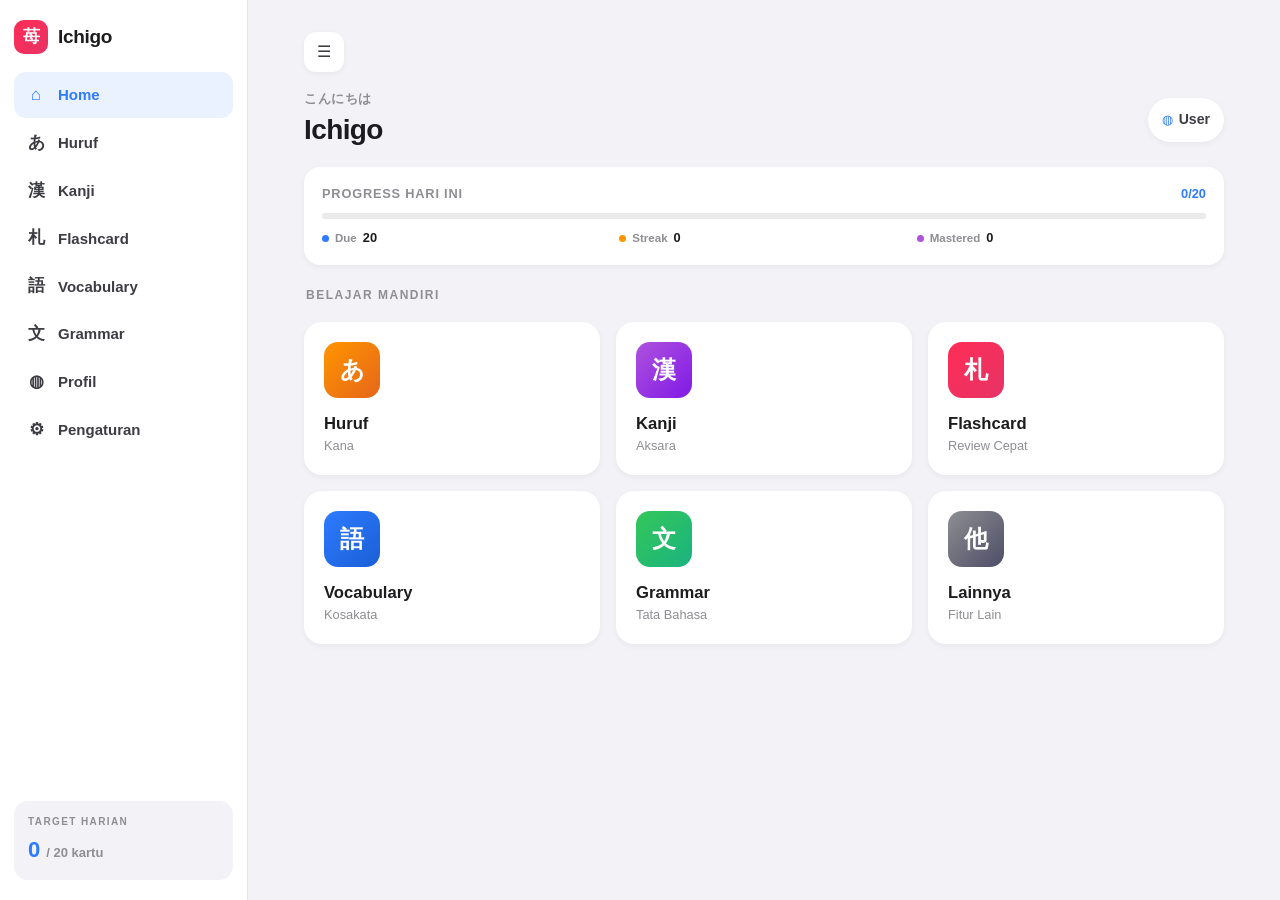
<file: web/index.html>
<!DOCTYPE html>
<html lang="id" data-theme="light">
<head>
    <meta charset="UTF-8">
    <meta name="viewport" content="width=device-width, initial-scale=1.0, viewport-fit=cover">
    <meta name="description" content="Ichigo — aplikasi belajar bahasa Jepang JLPT (Kanji, Kosakata, Tata Bahasa, Hiragana) dengan flashcard FSRS.">
    <meta name="theme-color" content="#2E7BFF">
    <title>Ichigo — Belajar Bahasa Jepang</title>
    <link rel="icon" href="data:image/svg+xml,%3Csvg xmlns='http://www.w3.org/2000/svg' viewBox='0 0 100 100'%3E%3Ctext y='.9em' font-size='90'%3Eあ%3C/text%3E%3C/svg%3E">
    <link rel="stylesheet" href="css/styles.css">
</head>
<body>
    <div class="shell" id="shell">
        <aside class="sidebar" id="sidebar" aria-label="Navigasi samping">
            <div class="side-head">
                <span class="logo-mark">苺</span>
                <span class="logo-name">Ichigo</span>
            </div>
            <nav class="side-nav" id="sideNav"></nav>
            <div class="side-target" id="sideTarget"></div>
        </aside>

        <main class="app-main">
            <div class="topbar" id="topbar"></div>
            <div id="content" aria-live="polite"><div class="loading">Memuat…</div></div>
            <div class="bottom-space"></div>
        </main>
    </div>

    <nav class="tabbar" id="tabbar" aria-label="Navigasi utama"></nav>

    <script type="module" src="js/app.js"></script>
</body>
</html>
</file>
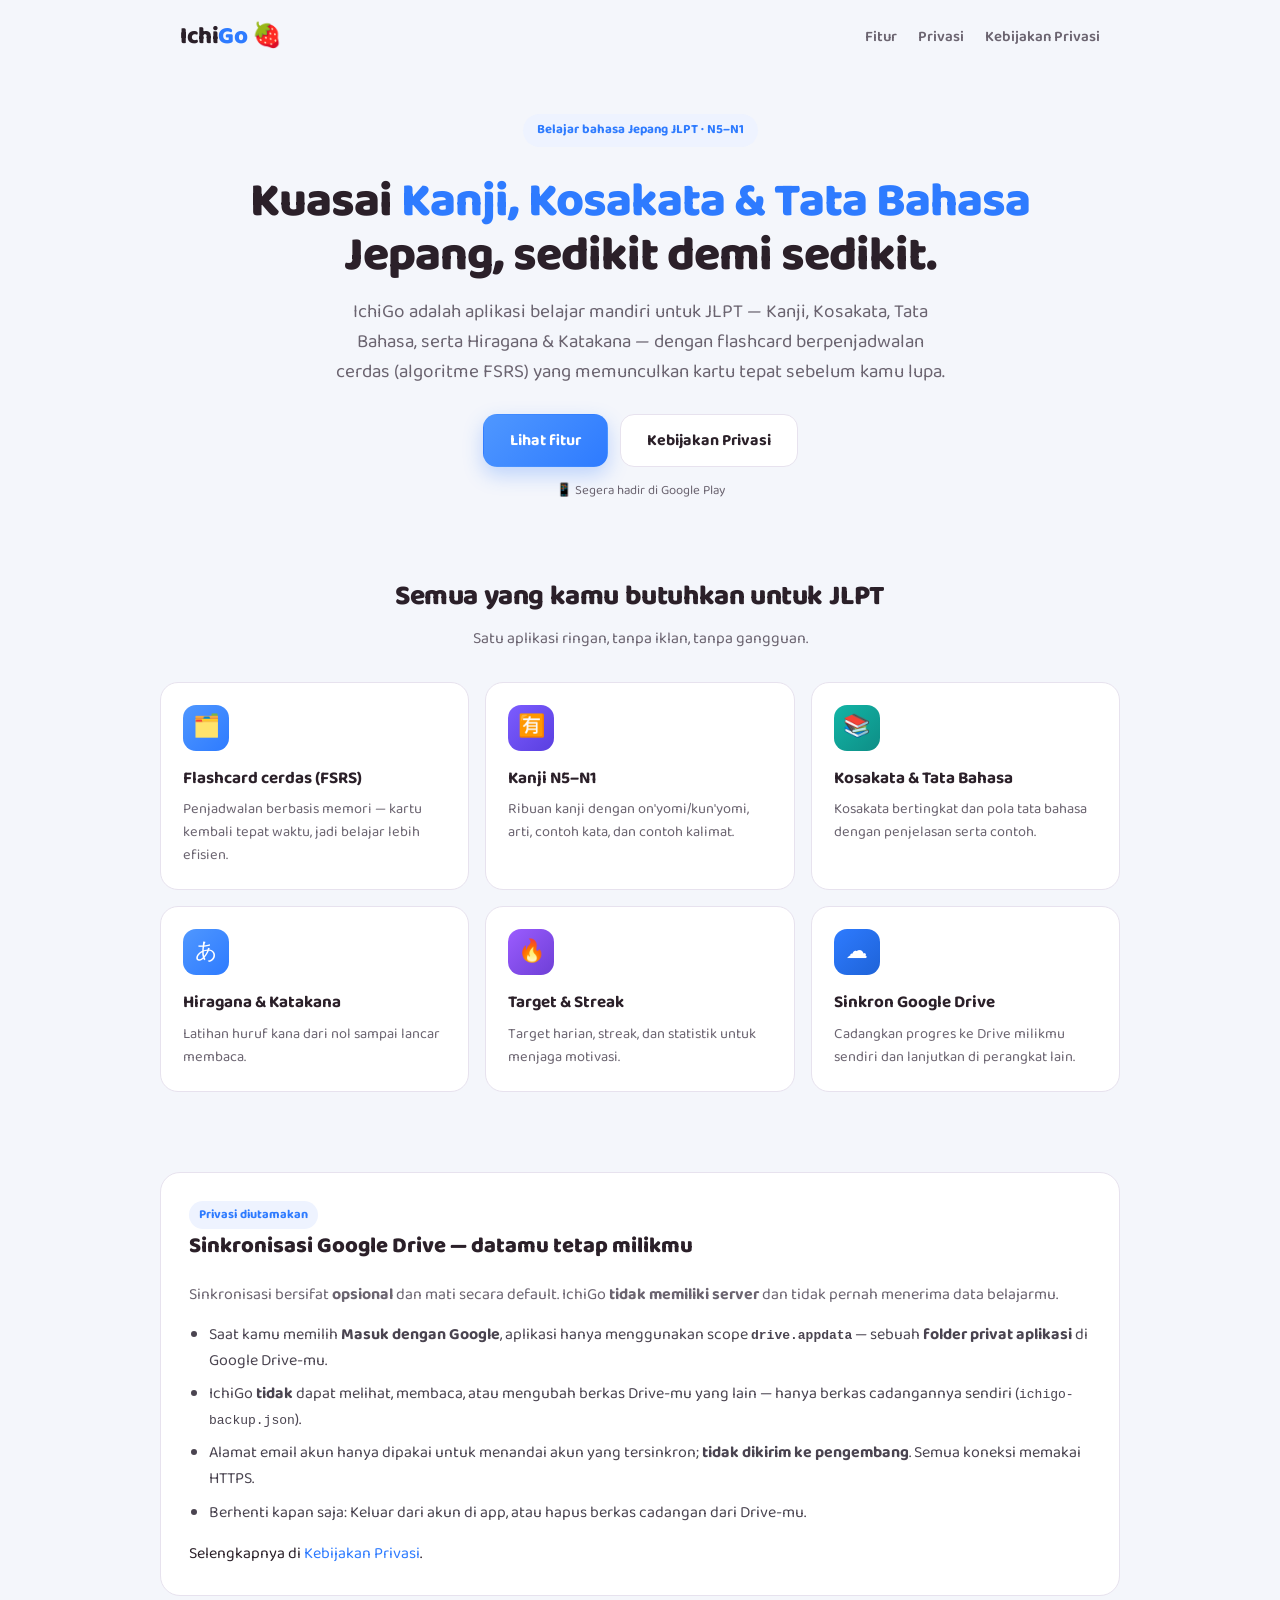
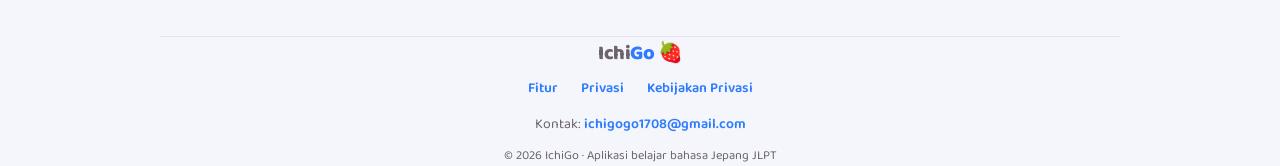
<file: web/home.html>
<!doctype html>
<html lang="id">
<head>
  <meta charset="utf-8" />
  <meta name="viewport" content="width=device-width, initial-scale=1" />
  <meta name="theme-color" content="#2E7BFF" />
  <title>IchiGo — Belajar bahasa Jepang JLPT</title>
  <meta name="description" content="IchiGo adalah aplikasi belajar bahasa Jepang JLPT (Kanji, Kosakata, Tata Bahasa, Hiragana & Katakana) dengan flashcard berpenjadwalan cerdas FSRS. Progres bisa disinkronkan ke Google Drive milikmu sendiri." />
  <link rel="preconnect" href="https://fonts.googleapis.com" />
  <link rel="preconnect" href="https://fonts.gstatic.com" crossorigin />
  <link href="https://fonts.googleapis.com/css2?family=Baloo+2:wght@500;600;700;800&display=swap" rel="stylesheet" />
  <style>
    :root {
      --ink:#2B2029; --muted:#6b6470; --blue:#2E7BFF; --blue-light:#4F97FF;
      --card:#ffffff; --bg:#f4f6fb; --line:#e7e2ee; --chip:#eef3ff;
      --grad-a:#4F97FF; --grad-b:#2E7BFF; --grad-c:#7C5CFF; --grad-d:#12B5A6; --grad-e:#9B5CFF;
    }
    @media (prefers-color-scheme: dark) {
      :root {
        --ink:#EDEAF2; --muted:#a49db0; --blue:#4F97FF; --blue-light:#6aa8ff;
        --card:#1b2130; --bg:#12161f; --line:#28303f; --chip:#1c2740;
      }
    }
    * { box-sizing: border-box; }
    html { scroll-behavior: smooth; }
    body {
      margin:0; background:var(--bg); color:var(--ink);
      font-family:"Baloo 2", system-ui, -apple-system, "Segoe UI", Roboto, "Helvetica Neue", sans-serif;
      line-height:1.6; -webkit-font-smoothing:antialiased;
    }
    .wrap { max-width: 960px; margin:0 auto; padding: 0 20px; }
    a { color:var(--blue); text-decoration:none; }
    a:hover { text-decoration:underline; }

    /* Nav */
    nav {
      display:flex; align-items:center; justify-content:space-between;
      max-width:960px; margin:0 auto; padding:18px 20px;
    }
    .brand { font-size:24px; font-weight:800; letter-spacing:-.5px; }
    .brand span { color:var(--blue); }
    .brand .berry { font-weight:400; }
    .nav-links a { color:var(--muted); font-weight:600; font-size:15px; margin-left:18px; }
    .nav-links a:hover { color:var(--ink); text-decoration:none; }

    /* Hero */
    .hero { text-align:center; padding: 40px 0 20px; }
    .hero .badge {
      display:inline-block; background:var(--chip); color:var(--blue);
      font-weight:700; font-size:13px; padding:6px 14px; border-radius:999px; margin-bottom:20px;
    }
    .hero h1 { font-size: clamp(30px, 6vw, 48px); line-height:1.12; margin:8px 0 14px; font-weight:800; letter-spacing:-1px; }
    .hero h1 .accent { color:var(--blue); }
    .hero p.lead { color:var(--muted); font-size: clamp(16px,2.4vw,19px); max-width:620px; margin: 0 auto 26px; }
    .cta { display:flex; gap:12px; justify-content:center; flex-wrap:wrap; }
    .btn {
      display:inline-block; font-weight:700; font-size:16px; padding:13px 26px; border-radius:14px;
      border:1.5px solid transparent;
    }
    .btn-primary { background:linear-gradient(135deg,var(--blue-light),var(--blue)); color:#fff; box-shadow:0 8px 20px rgba(46,123,255,.28); }
    .btn-primary:hover { text-decoration:none; filter:brightness(1.04); }
    .btn-ghost { background:var(--card); color:var(--ink); border-color:var(--line); }
    .btn-ghost:hover { text-decoration:none; border-color:var(--blue); }
    .soon { color:var(--muted); font-size:13px; margin-top:14px; }

    /* Sections */
    section.block { padding: 40px 0; }
    h2.title { font-size: clamp(22px,4vw,28px); font-weight:800; text-align:center; margin:0 0 6px; letter-spacing:-.4px; }
    p.subtitle { text-align:center; color:var(--muted); margin:0 auto 30px; max-width:560px; }

    /* Feature grid */
    .grid { display:grid; grid-template-columns:repeat(auto-fit,minmax(230px,1fr)); gap:16px; }
    .feature {
      background:var(--card); border:1px solid var(--line); border-radius:18px; padding:22px;
    }
    .feature .ico {
      width:46px; height:46px; border-radius:13px; display:flex; align-items:center; justify-content:center;
      font-size:22px; margin-bottom:14px; color:#fff;
    }
    .feature h3 { font-size:17px; margin:0 0 6px; font-weight:700; }
    .feature p { margin:0; color:var(--muted); font-size:14.5px; }

    /* Drive / privacy callout */
    .callout {
      background:var(--card); border:1px solid var(--line); border-radius:20px; padding:28px;
    }
    .callout h2 { margin-top:0; font-size:22px; font-weight:800; }
    .callout ul { margin:14px 0 0; padding-left:20px; }
    .callout li { margin:8px 0; color:#4a4450; }
    @media (prefers-color-scheme: dark) { .callout li { color:var(--ink); } }
    .callout .pill { display:inline-block; background:var(--chip); color:var(--blue); font-weight:700; font-size:12.5px; padding:4px 10px; border-radius:999px; }

    footer {
      border-top:1px solid var(--line); margin-top:30px; padding:26px 0 40px; text-align:center;
      color:var(--muted); font-size:14px;
    }
    footer a { font-weight:600; }
    footer .links { margin:8px 0 14px; }
    footer .links a { margin:0 10px; }
  </style>
</head>
<body>
  <nav>
    <div class="brand">Ichi<span>Go</span> <span class="berry">🍓</span></div>
    <div class="nav-links">
      <a href="#fitur">Fitur</a>
      <a href="#privasi">Privasi</a>
      <a href="privacy.html">Kebijakan Privasi</a>
    </div>
  </nav>

  <header class="hero wrap">
    <div class="badge">Belajar bahasa Jepang JLPT · N5–N1</div>
    <h1>Kuasai <span class="accent">Kanji, Kosakata &amp; Tata Bahasa</span><br />Jepang, sedikit demi sedikit.</h1>
    <p class="lead">
      IchiGo adalah aplikasi belajar mandiri untuk JLPT — Kanji, Kosakata, Tata Bahasa,
      serta Hiragana &amp; Katakana — dengan flashcard berpenjadwalan cerdas (algoritme FSRS)
      yang memunculkan kartu tepat sebelum kamu lupa.
    </p>
    <div class="cta">
      <a class="btn btn-primary" href="#fitur">Lihat fitur</a>
      <a class="btn btn-ghost" href="privacy.html">Kebijakan Privasi</a>
    </div>
    <p class="soon">📱 Segera hadir di Google Play</p>
  </header>

  <section class="block wrap" id="fitur">
    <h2 class="title">Semua yang kamu butuhkan untuk JLPT</h2>
    <p class="subtitle">Satu aplikasi ringan, tanpa iklan, tanpa gangguan.</p>
    <div class="grid">
      <div class="feature">
        <div class="ico" style="background:linear-gradient(135deg,var(--grad-a),var(--grad-b))">🗂️</div>
        <h3>Flashcard cerdas (FSRS)</h3>
        <p>Penjadwalan berbasis memori — kartu kembali tepat waktu, jadi belajar lebih efisien.</p>
      </div>
      <div class="feature">
        <div class="ico" style="background:linear-gradient(135deg,#7C5CFF,#5A3FE0)">🈶</div>
        <h3>Kanji N5–N1</h3>
        <p>Ribuan kanji dengan on'yomi/kun'yomi, arti, contoh kata, dan contoh kalimat.</p>
      </div>
      <div class="feature">
        <div class="ico" style="background:linear-gradient(135deg,#12B5A6,#0E8E86)">📚</div>
        <h3>Kosakata &amp; Tata Bahasa</h3>
        <p>Kosakata bertingkat dan pola tata bahasa dengan penjelasan serta contoh.</p>
      </div>
      <div class="feature">
        <div class="ico" style="background:linear-gradient(135deg,#4F97FF,#2E7BFF)">あ</div>
        <h3>Hiragana &amp; Katakana</h3>
        <p>Latihan huruf kana dari nol sampai lancar membaca.</p>
      </div>
      <div class="feature">
        <div class="ico" style="background:linear-gradient(135deg,#9B5CFF,#6E3FD6)">🔥</div>
        <h3>Target &amp; Streak</h3>
        <p>Target harian, streak, dan statistik untuk menjaga motivasi.</p>
      </div>
      <div class="feature">
        <div class="ico" style="background:linear-gradient(135deg,#2E7BFF,#1E63D8)">☁️</div>
        <h3>Sinkron Google Drive</h3>
        <p>Cadangkan progres ke Drive milikmu sendiri dan lanjutkan di perangkat lain.</p>
      </div>
    </div>
  </section>

  <section class="block wrap" id="privasi">
    <div class="callout">
      <span class="pill">Privasi diutamakan</span>
      <h2>Sinkronisasi Google Drive — datamu tetap milikmu</h2>
      <p style="color:var(--muted); margin:6px 0 0;">
        Sinkronisasi bersifat <strong>opsional</strong> dan mati secara default. IchiGo
        <strong>tidak memiliki server</strong> dan tidak pernah menerima data belajarmu.
      </p>
      <ul>
        <li>Saat kamu memilih <strong>Masuk dengan Google</strong>, aplikasi hanya menggunakan
          scope <strong><code>drive.appdata</code></strong> — sebuah <strong>folder privat aplikasi</strong>
          di Google Drive-mu.</li>
        <li>IchiGo <strong>tidak</strong> dapat melihat, membaca, atau mengubah berkas Drive-mu yang lain —
          hanya berkas cadangannya sendiri (<code>ichigo-backup.json</code>).</li>
        <li>Alamat email akun hanya dipakai untuk menandai akun yang tersinkron; <strong>tidak dikirim
          ke pengembang</strong>. Semua koneksi memakai HTTPS.</li>
        <li>Berhenti kapan saja: Keluar dari akun di app, atau hapus berkas cadangan dari Drive-mu.</li>
      </ul>
      <p style="margin:16px 0 0;">
        Selengkapnya di <a href="privacy.html">Kebijakan Privasi</a>.
      </p>
    </div>
  </section>

  <footer class="wrap">
    <div class="brand" style="font-size:20px;">Ichi<span>Go</span> 🍓</div>
    <div class="links">
      <a href="#fitur">Fitur</a>
      <a href="#privasi">Privasi</a>
      <a href="privacy.html">Kebijakan Privasi</a>
    </div>
    <div>Kontak: <a href="mailto:ichigogo1708@gmail.com">ichigogo1708@gmail.com</a></div>
    <div style="margin-top:10px; font-size:12.5px;">© 2026 IchiGo · Aplikasi belajar bahasa Jepang JLPT</div>
  </footer>
</body>
</html>
</file>
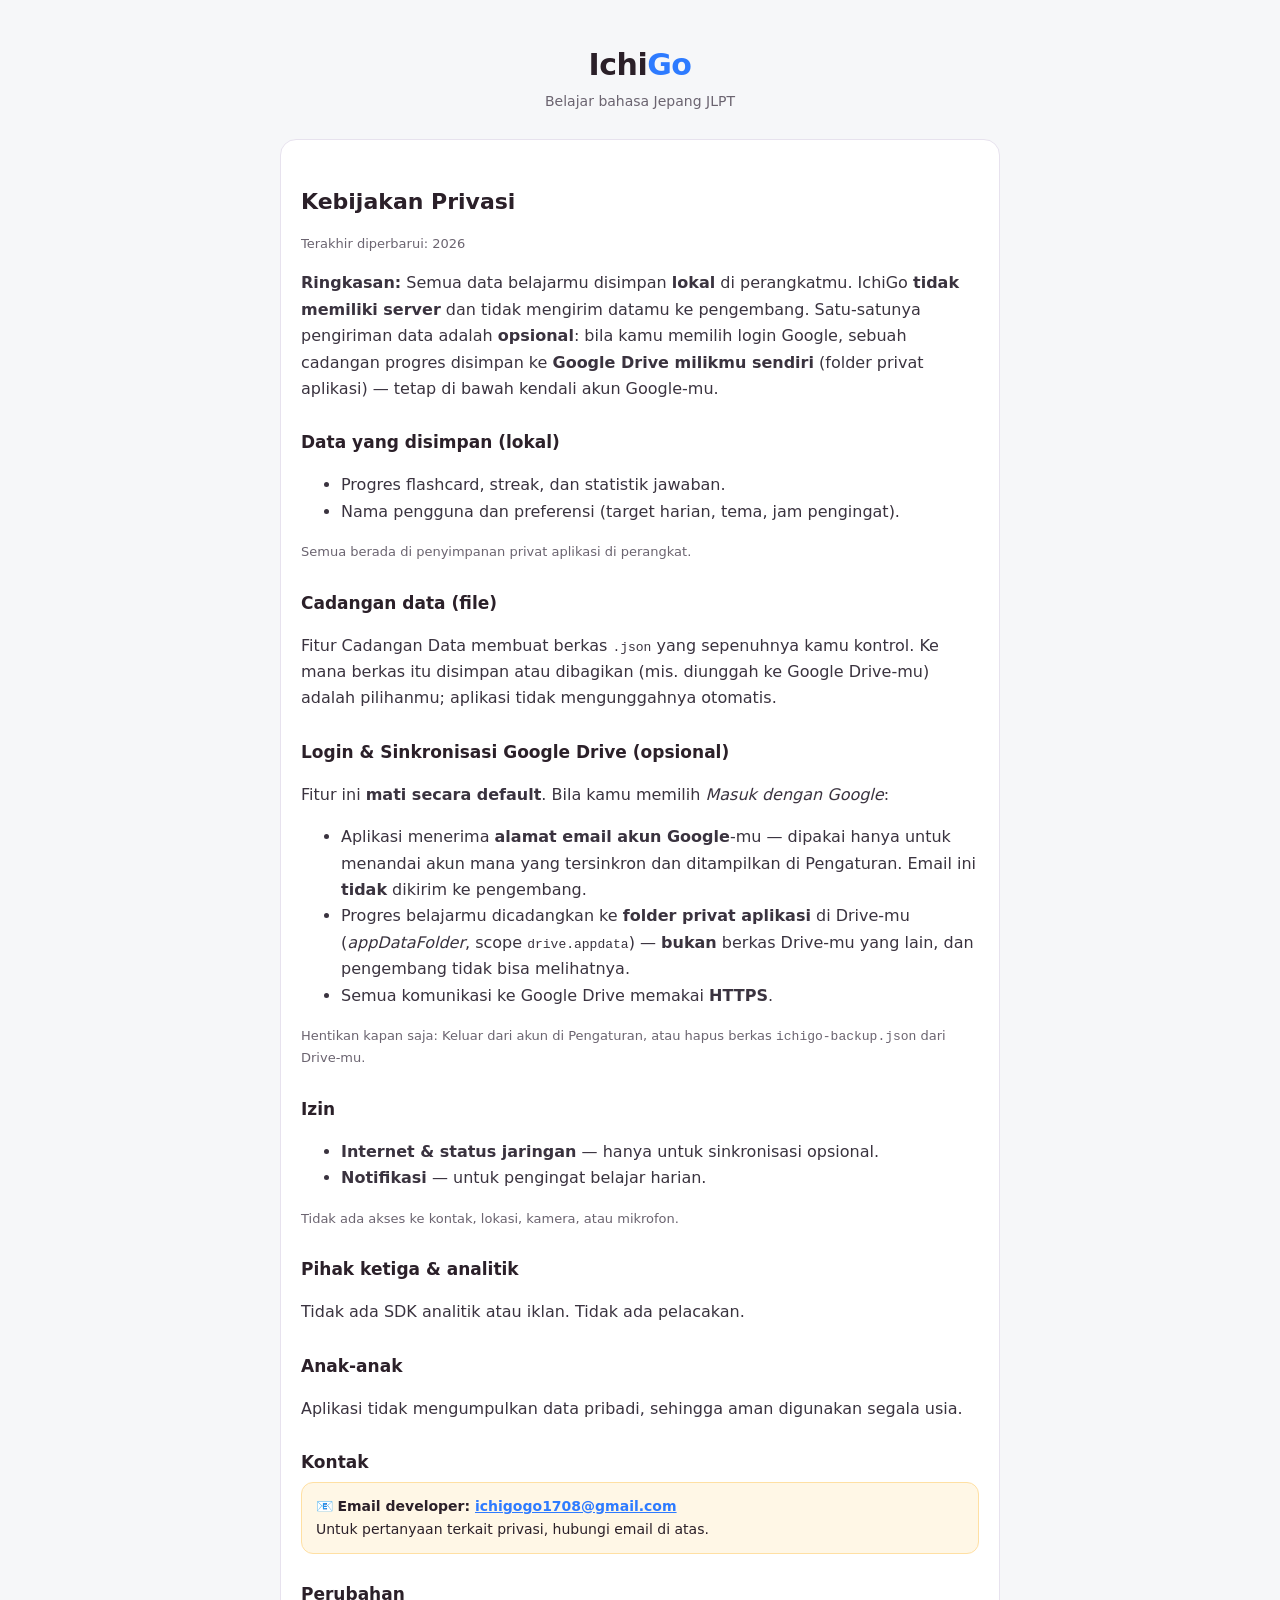
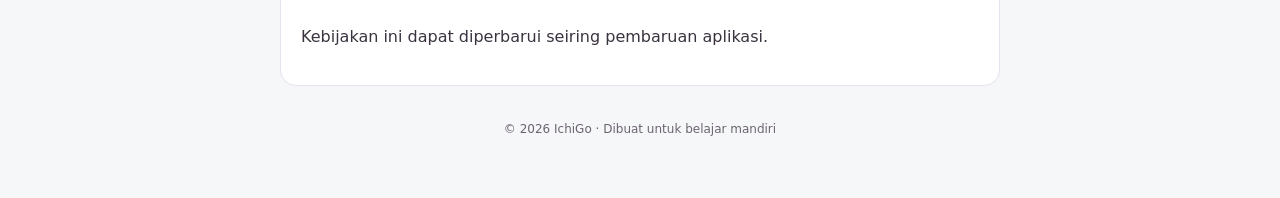
<file: web/privacy.html>
<!doctype html>
<html lang="id">
<head>
  <meta charset="utf-8" />
  <meta name="viewport" content="width=device-width, initial-scale=1" />
  <title>Kebijakan Privasi — IchiGo</title>
  <style>
    :root { --ink:#2B2029; --muted:#6b6470; --blue:#2E7BFF; --card:#fff; --bg:#f6f7f9; --line:#e7e2ee; }
    * { box-sizing: border-box; }
    body { margin:0; background:var(--bg); color:var(--ink);
      font-family: system-ui, -apple-system, "Segoe UI", Roboto, sans-serif; line-height:1.65; }
    .wrap { max-width: 760px; margin: 0 auto; padding: 28px 20px 60px; }
    header { text-align:center; padding: 12px 0 8px; }
    .logo { font-size: 30px; font-weight: 800; letter-spacing:-.5px; }
    .logo span { color: var(--blue); }
    .sub { color: var(--muted); font-size: 14px; }
    h1 { font-size: 22px; margin: 26px 0 6px; }
    h2 { font-size: 17px; margin: 26px 0 6px; }
    p, li { color:#3a333f; }
    .card { background:var(--card); border:1px solid var(--line); border-radius:16px; padding: 18px 20px; margin-top: 18px; }
    .muted { color: var(--muted); font-size: 13px; }
    .note { background:#fff7e6; border:1px solid #ffe0a3; border-radius:12px; padding:12px 14px; font-size:14px; }
    a { color: var(--blue); }
    footer { text-align:center; color:var(--muted); font-size:12px; margin-top:34px; }
  </style>
</head>
<body>
  <div class="wrap">
    <header>
      <div class="logo">Ichi<span>Go</span></div>
      <div class="sub">Belajar bahasa Jepang JLPT</div>
    </header>

    <div class="card">
      <h1>Kebijakan Privasi</h1>
      <p class="muted">Terakhir diperbarui: 2026</p>
      <p><strong>Ringkasan:</strong> Semua data belajarmu disimpan <strong>lokal</strong> di
      perangkatmu. IchiGo <strong>tidak memiliki server</strong> dan tidak mengirim datamu ke
      pengembang. Satu-satunya pengiriman data adalah <strong>opsional</strong>: bila kamu memilih
      login Google, sebuah cadangan progres disimpan ke <strong>Google Drive milikmu sendiri</strong>
      (folder privat aplikasi) — tetap di bawah kendali akun Google-mu.</p>

      <h2>Data yang disimpan (lokal)</h2>
      <ul>
        <li>Progres flashcard, streak, dan statistik jawaban.</li>
        <li>Nama pengguna dan preferensi (target harian, tema, jam pengingat).</li>
      </ul>
      <p class="muted">Semua berada di penyimpanan privat aplikasi di perangkat.</p>

      <h2>Cadangan data (file)</h2>
      <p>Fitur Cadangan Data membuat berkas <code>.json</code> yang sepenuhnya kamu kontrol.
      Ke mana berkas itu disimpan atau dibagikan (mis. diunggah ke Google Drive-mu) adalah
      pilihanmu; aplikasi tidak mengunggahnya otomatis.</p>

      <h2>Login &amp; Sinkronisasi Google Drive (opsional)</h2>
      <p>Fitur ini <strong>mati secara default</strong>. Bila kamu memilih <em>Masuk dengan
      Google</em>:</p>
      <ul>
        <li>Aplikasi menerima <strong>alamat email akun Google</strong>-mu — dipakai hanya untuk
        menandai akun mana yang tersinkron dan ditampilkan di Pengaturan. Email ini
        <strong>tidak</strong> dikirim ke pengembang.</li>
        <li>Progres belajarmu dicadangkan ke <strong>folder privat aplikasi</strong> di Drive-mu
        (<em>appDataFolder</em>, scope <code>drive.appdata</code>) — <strong>bukan</strong> berkas
        Drive-mu yang lain, dan pengembang tidak bisa melihatnya.</li>
        <li>Semua komunikasi ke Google Drive memakai <strong>HTTPS</strong>.</li>
      </ul>
      <p class="muted">Hentikan kapan saja: Keluar dari akun di Pengaturan, atau hapus berkas
      <code>ichigo-backup.json</code> dari Drive-mu.</p>

      <h2>Izin</h2>
      <ul>
        <li><strong>Internet & status jaringan</strong> — hanya untuk sinkronisasi opsional.</li>
        <li><strong>Notifikasi</strong> — untuk pengingat belajar harian.</li>
      </ul>
      <p class="muted">Tidak ada akses ke kontak, lokasi, kamera, atau mikrofon.</p>

      <h2>Pihak ketiga & analitik</h2>
      <p>Tidak ada SDK analitik atau iklan. Tidak ada pelacakan.</p>

      <h2>Anak-anak</h2>
      <p>Aplikasi tidak mengumpulkan data pribadi, sehingga aman digunakan segala usia.</p>

      <h2>Kontak</h2>
      <div class="note">
        📧 <strong>Email developer: <a href="mailto:ichigogo1708@gmail.com">ichigogo1708@gmail.com</a></strong><br />
        Untuk pertanyaan terkait privasi, hubungi email di atas.
      </div>

      <h2>Perubahan</h2>
      <p>Kebijakan ini dapat diperbarui seiring pembaruan aplikasi.</p>
    </div>

    <footer>© 2026 IchiGo · Dibuat untuk belajar mandiri</footer>
  </div>
</body>
</html>
</file>
<file: web/css/styles.css>
/* =============================================================================
   Ichigo — web. iOS-native design matching the Claude Design mockup
   "Ichigo App.dc.html": system font (SF Pro / Segoe / Roboto), grouped-list
   grey background (#F2F2F7), white rounded cards with soft shadows, a
   collapsible desktop sidebar + mobile bottom tab bar, and per-level colours.
   ============================================================================= */

:root {
    --font: -apple-system, BlinkMacSystemFont, "SF Pro Text", "Segoe UI", Roboto, "Helvetica Neue", "Hiragino Sans", "Noto Sans JP", Arial, sans-serif;
    --bg: #f2f2f7;
    --card: #ffffff;
    --ink: #1c1c1e;
    --gray: #8e8e93;
    --gray2: #3c3c43;
    --line: rgba(142, 142, 147, 0.16);
    --line-strong: rgba(142, 142, 147, 0.24);
    --fill: rgba(120, 120, 128, 0.12);

    --blue: #2e7bff;
    --blue-deep: #1a5fd6;
    --blue-bg: #eaf1ff;
    --green: #34c759;
    --orange: #ff9500;
    --purple: #af52de;
    --indigo: #5856d6;
    --red: #ff3b30;
    --pink: #ff2d55;

    --shadow: 0 2px 6px rgba(0, 0, 0, 0.05);
    --shadow-hover: 0 8px 20px rgba(0, 0, 0, 0.09);
    --shadow-card: 0 8px 24px rgba(0, 0, 0, 0.07);

    --maxw: 920px;
    --side-w: 248px;
    --side-w-collapsed: 76px;
}

* { box-sizing: border-box; }

html, body {
    margin: 0; padding: 0;
    background: var(--bg); color: var(--ink);
    font-family: var(--font);
    -webkit-font-smoothing: antialiased;
    line-height: 1.4;
}
button { font: inherit; border: none; background: none; cursor: pointer; color: inherit; }
input { font: inherit; }
a { color: var(--blue); text-decoration: none; }
/* Card-style links keep dark ink text; inner spans set their own accent colours. */
.menu-card, .level-card, .kanji-card, .mode-card, .grammar-row, .profile-pill, .ex-row { color: var(--ink); }

.loading { text-align: center; color: var(--gray); padding: 60px 0; font-weight: 600; }
.empty { text-align: center; color: var(--gray); padding: 48px 0; font-size: 15px; }

/* ---------- Shell ---------- */

.shell { display: flex; min-height: 100vh; }

.sidebar {
    width: var(--side-w); flex: 0 0 var(--side-w);
    background: #fff; border-right: 1px solid #e5e5ea;
    padding: 20px 14px; display: flex; flex-direction: column; gap: 18px;
    position: sticky; top: 0; height: 100vh; overflow: hidden;
    transition: width .22s ease, flex-basis .22s ease;
}
.shell.collapsed .sidebar { width: var(--side-w-collapsed); flex-basis: var(--side-w-collapsed); }
.side-head { display: flex; align-items: center; gap: 10px; min-height: 34px; }
.logo-mark {
    width: 34px; height: 34px; flex: 0 0 34px; border-radius: 10px;
    background: linear-gradient(135deg, #ff2d55, #e63366);
    display: flex; align-items: center; justify-content: center;
    color: #fff; font-size: 17px; font-weight: 800;
}
.logo-name { font-size: 19px; font-weight: 800; letter-spacing: -0.3px; white-space: nowrap; }
.shell.collapsed .logo-name, .shell.collapsed .side-item .lbl, .shell.collapsed .side-target { display: none; }
.shell.collapsed .side-head { justify-content: center; }

.side-nav { display: flex; flex-direction: column; gap: 2px; }
.side-item {
    display: flex; align-items: center; gap: 12px; padding: 11px 12px;
    border-radius: 12px; font-size: 15px; font-weight: 600; text-align: left;
    width: 100%; min-height: 44px; color: var(--gray2);
}
.shell.collapsed .side-item { justify-content: center; }
.side-item .ic { width: 20px; flex: 0 0 20px; text-align: center; font-size: 17px; }
.side-item:hover { background: var(--bg); }
.side-item.active { background: var(--blue-bg); color: var(--blue); }
.side-target { margin-top: auto; background: var(--bg); border-radius: 14px; padding: 14px; }
.side-target .lab { font-size: 10px; font-weight: 800; letter-spacing: 1.4px; color: var(--gray); }
.side-target .num { display: flex; align-items: baseline; gap: 6px; margin-top: 6px; }
.side-target .num b { font-size: 22px; font-weight: 900; color: var(--blue); }
.side-target .num span { font-size: 13px; font-weight: 700; color: var(--gray); }

.app-main { flex: 1; min-width: 0; display: flex; flex-direction: column; align-items: center; padding: clamp(16px, 3vw, 32px) clamp(16px, 3vw, 32px) 0; }
.topbar, #content { width: 100%; max-width: var(--maxw); }
#content { display: flex; flex-direction: column; gap: clamp(12px, 1.6vw, 18px); }
.bottom-space { height: clamp(24px, 4vw, 40px); }

.topbar { display: flex; flex-direction: column; gap: 8px; margin-bottom: clamp(12px, 1.6vw, 18px); }
.topbar:empty { display: none; }
.menu-toggle {
    width: 40px; height: 40px; border-radius: 12px; background: #fff;
    box-shadow: var(--shadow); color: var(--gray2); font-size: 16px;
    display: flex; align-items: center; justify-content: center; align-self: flex-start;
}
.menu-toggle:hover { color: var(--blue); }
.topbar .back-row { display: flex; align-items: center; gap: 10px; }
.back-btn { display: flex; align-items: center; gap: 6px; color: var(--blue); font-size: 15px; font-weight: 600; padding: 6px 10px 6px 0; min-height: 44px; white-space: nowrap; }
.page-title { font-size: clamp(18px, 2.2vw, 24px); font-weight: 900; letter-spacing: -0.4px; }

/* ---------- Mobile tab bar ---------- */

.tabbar {
    position: fixed; left: 0; right: 0; bottom: 0; z-index: 20;
    background: rgba(255, 255, 255, 0.94);
    backdrop-filter: saturate(180%) blur(20px); -webkit-backdrop-filter: saturate(180%) blur(20px);
    border-top: 1px solid #e5e5ea;
    display: grid; grid-template-columns: repeat(3, 1fr);
    padding: 6px 0 calc(6px + env(safe-area-inset-bottom));
}
.tab-item { display: flex; flex-direction: column; align-items: center; justify-content: center; gap: 3px; min-height: 48px; font-size: 10px; font-weight: 700; color: var(--gray); }
.tab-item .ic { font-size: 19px; line-height: 1; }
.tab-item.active { color: var(--blue); }

@media (min-width: 900px) { .tabbar { display: none; } .app-main { padding-bottom: 0; } }
@media (max-width: 899px) { .sidebar { display: none; } .app-main { padding-bottom: 80px; } }

/* ---------- Cards / shared ---------- */

.card { background: #fff; border-radius: 16px; box-shadow: var(--shadow); }
.search { display: flex; align-items: center; gap: 10px; background: #fff; border-radius: 12px; padding: 12px; }
.search .mag { color: var(--gray); font-size: 16px; }
.search input { flex: 1; min-width: 0; border: none; outline: none; font-size: 15px; background: transparent; color: var(--ink); }
.big-btn { width: 100%; min-height: 52px; border-radius: 16px; color: #fff; font-size: 16px; font-weight: 800; box-shadow: 0 6px 16px rgba(46, 123, 255, 0.28); }

/* ---------- Home ---------- */

.home-header { display: flex; align-items: center; justify-content: space-between; gap: 12px; }
.greet-kicker { font-size: clamp(11px, 1.1vw, 13px); font-weight: 700; letter-spacing: .6px; color: var(--gray); }
.greet-title { margin: 2px 0 0; font-size: clamp(20px, 2.6vw, 28px); font-weight: 900; letter-spacing: -0.6px; }
.profile-pill { display: flex; align-items: center; gap: 6px; background: #fff; padding: 8px 14px; border-radius: 999px; box-shadow: var(--shadow); min-height: 44px; }
.profile-pill .dot { color: var(--blue); font-size: 13px; }
.profile-pill .nm { font-size: clamp(12px, 1.1vw, 15px); font-weight: 600; color: var(--gray2); }

.progress-card { background: #fff; border-radius: 16px; padding: clamp(12px, 1.6vw, 18px); box-shadow: var(--shadow); display: flex; flex-direction: column; gap: 10px; }
.pc-top { display: flex; align-items: baseline; justify-content: space-between; }
.pc-top .lab { font-size: clamp(11px, 1vw, 13px); font-weight: 800; letter-spacing: .8px; color: var(--gray); }
.pc-top .val { font-size: clamp(11px, 1vw, 13px); font-weight: 800; color: var(--blue); }
.pc-bar { height: 6px; border-radius: 999px; background: rgba(142, 142, 147, 0.18); overflow: hidden; }
.pc-bar > span { display: block; height: 100%; border-radius: 999px; background: var(--blue); }
.pc-stats { display: grid; grid-template-columns: repeat(3, 1fr); gap: 8px; }
.pc-stat { display: flex; align-items: center; gap: 6px; }
.pc-stat .d { width: 7px; height: 7px; border-radius: 50%; }
.pc-stat .k { font-size: clamp(10px, 0.9vw, 12px); font-weight: 600; color: var(--gray); }
.pc-stat .v { font-size: clamp(11px, 1vw, 13px); font-weight: 900; }

.section-label { font-size: clamp(10px, 0.95vw, 12px); font-weight: 800; letter-spacing: 1.5px; color: var(--gray); padding: 4px 2px 0; }

.menu-grid { display: grid; gap: clamp(10px, 1.4vw, 16px); grid-template-columns: repeat(2, 1fr); }
.kanji-grid { grid-template-columns: repeat(2, 1fr); }
.vocab-grid { grid-template-columns: 1fr; }
@media (min-width: 900px) { .menu-grid, .kanji-grid, .vocab-grid { grid-template-columns: repeat(3, 1fr); } }
.menu-card { display: flex; flex-direction: column; align-items: flex-start; gap: clamp(10px, 1.2vw, 14px); background: #fff; border-radius: 18px; padding: clamp(16px, 1.8vw, 20px); box-shadow: var(--shadow); text-align: left; transition: transform .16s ease, box-shadow .16s ease; }
.menu-card:hover { transform: translateY(-2px); box-shadow: var(--shadow-hover); }
.menu-ic { width: clamp(44px, 4.6vw, 56px); height: clamp(44px, 4.6vw, 56px); border-radius: 14px; display: flex; align-items: center; justify-content: center; color: #fff; font-size: clamp(19px, 2vw, 24px); font-weight: 800; }
.menu-label { display: block; font-size: clamp(14px, 1.3vw, 17px); font-weight: 800; color: var(--ink); }
.menu-sub { display: block; font-size: clamp(11px, 1vw, 13px); color: var(--gray); margin-top: 2px; }

/* ---------- Huruf ---------- */

.seg { display: flex; background: var(--fill); border-radius: 10px; padding: 2px; }
.seg-btn { flex: 1; min-height: 36px; border-radius: 8px; font-size: 14px; font-weight: 600; color: var(--gray2); }
.seg-btn.active { background: #fff; color: var(--ink); box-shadow: var(--shadow); }
.kana-prog { display: flex; flex-direction: column; gap: 8px; }
.kana-prog .t { font-size: 12px; font-weight: 700; color: var(--gray); }
.kana-prog .bar { height: 8px; border-radius: 6px; background: rgba(142, 142, 147, 0.15); overflow: hidden; }
.kana-prog .bar > span { display: block; height: 100%; border-radius: 6px; }
.kana-prog .sub { font-size: 11px; color: var(--gray); }
.kana-grid { display: grid; grid-template-columns: repeat(5, 1fr); gap: 6px; }
.kana-cell { height: 72px; background: #fff; border: 1.5px solid rgba(142, 142, 147, 0.15); border-radius: 10px; display: flex; flex-direction: column; align-items: center; justify-content: center; gap: 3px; padding: 6px; }
.kana-cell .k { font-size: 24px; line-height: 1; }
.kana-cell .r { font-size: 9px; font-weight: 800; letter-spacing: .5px; color: var(--gray); }
.kana-cell .b { width: 100%; height: 3px; border-radius: 2px; background: rgba(142, 142, 147, 0.2); overflow: hidden; }
.kana-cell .b > span { display: block; height: 100%; border-radius: 2px; }

/* ---------- Level list ---------- */

.level-card { display: flex; align-items: center; gap: 14px; width: 100%; text-align: left; background: #fff; border-radius: 16px; padding: 16px; box-shadow: var(--shadow); }
.level-card:hover { box-shadow: var(--shadow-hover); }
.level-chip { width: 52px; height: 52px; flex: 0 0 52px; border-radius: 12px; display: flex; align-items: center; justify-content: center; font-size: 18px; font-weight: 900; }
.level-main { flex: 1; min-width: 0; }
.level-row1 { display: flex; align-items: flex-start; flex-wrap: wrap; gap: 4px 8px; }
.level-name { flex: 1; min-width: 0; font-size: 17px; font-weight: 800; }
.level-trailing { flex: 0 0 auto; font-size: 12px; font-weight: 700; color: var(--gray); white-space: nowrap; }
.level-desc { display: block; font-size: 13px; color: var(--gray); margin-top: 4px; }
.level-meta { display: block; font-size: 11px; font-weight: 700; margin-top: 4px; }

/* ---------- Kanji ---------- */

.kanji-grid { display: grid; gap: 12px; }
.kanji-card { display: flex; flex-direction: column; align-items: center; gap: 6px; background: #fff; border-radius: 14px; padding: 16px 8px; box-shadow: var(--shadow); transition: transform .16s ease; }
.kanji-card:hover { transform: translateY(-2px); }
.kanji-card .jp { font-size: 52px; font-weight: 300; line-height: 1.2; }
.kanji-card .rd { font-size: 10px; color: var(--blue); text-align: center; }
.kanji-card .mn { font-size: 13px; font-weight: 700; }

.detail-hero { background: #fff; border-radius: 18px; padding: 20px; box-shadow: var(--shadow); position: relative; }
.jlpt-badge { display: inline-block; font-size: 12px; font-weight: 800; color: #fff; padding: 5px 10px; border-radius: 8px; }
.detail-kanji { font-size: clamp(88px, 11vw, 120px); font-weight: 300; text-align: center; line-height: 1.15; }
.speak-btn { width: 44px; height: 44px; border-radius: 50%; display: flex; align-items: center; justify-content: center; font-size: 15px; }
.detail-hero .speak-btn { position: absolute; top: 56px; right: 20px; }
.detail-cap { text-align: center; }
.detail-romaji { font-size: 28px; font-weight: 900; }
.detail-meaning { font-size: 16px; color: var(--gray); margin-top: 2px; }
.read-cards { display: grid; grid-template-columns: 1fr 1fr; gap: 12px; }
.read-card { background: #fff; border-radius: 14px; padding: 14px; box-shadow: var(--shadow); }
.read-card .lab { font-size: 10px; font-weight: 800; letter-spacing: 1.2px; color: var(--gray); }
.read-card .val { font-size: 16px; font-weight: 700; color: var(--blue); margin-top: 8px; }
.section-title { font-size: 18px; font-weight: 800; }
.rows-card { background: #fff; border-radius: 14px; box-shadow: var(--shadow); overflow: hidden; }
.ex-row { display: flex; align-items: center; gap: 12px; padding: 14px 16px; }
.ex-row + .ex-row { border-top: 1px solid var(--line); }
.ex-row .m { flex: 1; min-width: 0; }
.ex-row .w { display: block; font-size: 17px; font-weight: 700; }
.ex-row .w small { font-size: 13px; font-weight: 400; color: var(--gray); }
.ex-row .g { display: block; font-size: 13px; color: var(--gray); margin-top: 2px; }
.ex-row .chev { color: rgba(142, 142, 147, 0.6); }

/* ---------- Vocab ---------- */

.filter-row { display: flex; gap: 8px; overflow-x: auto; padding: 2px 0; scrollbar-width: none; }
.filter-row::-webkit-scrollbar { display: none; }
.filter-chip { flex: 0 0 auto; padding: 8px 14px; border-radius: 20px; font-size: 13px; font-weight: 600; white-space: nowrap; background: #fff; color: var(--ink); }
.filter-chip.active { background: var(--blue); color: #fff; }
.vocab-grid { display: grid; gap: 10px; }
.vocab-card { background: #fff; border-radius: 16px; padding: 16px; display: flex; flex-direction: column; gap: 10px; box-shadow: var(--shadow); }
.vc-top { display: flex; align-items: center; justify-content: space-between; }
.vc-badge { font-size: 10px; font-weight: 800; color: #fff; background: var(--blue); padding: 3px 8px; border-radius: 6px; }
.vc-kanji { font-size: 32px; font-weight: 800; line-height: 1.1; }
.vc-hira { font-size: 15px; color: var(--gray); }
.vc-jenis { font-size: 13px; font-weight: 600; color: var(--blue); }
.vc-arti { font-size: 16px; }

/* ---------- Grammar ---------- */

.grammar-row { display: flex; align-items: center; gap: 12px; width: 100%; text-align: left; background: #fff; border-radius: 14px; padding: 16px; box-shadow: var(--shadow); }
.grammar-row:hover { box-shadow: var(--shadow-hover); }
.grammar-row .m { flex: 1; min-width: 0; }
.grammar-row .p { display: block; font-size: 20px; font-weight: 800; }
.grammar-row .r { display: block; font-size: 12px; font-weight: 600; color: var(--gray); margin-top: 3px; }
.grammar-row .g { display: block; font-size: 13px; color: var(--indigo); font-weight: 700; margin-top: 4px; }
.grammar-row .chev { font-size: 12px; color: var(--gray); }

.gd-hero { background: #fff; border-radius: 22px; padding: 20px; box-shadow: var(--shadow-card); display: flex; flex-direction: column; gap: 18px; }
.gd-top { display: flex; align-items: flex-start; justify-content: space-between; gap: 12px; }
.gd-badge { font-size: 11px; font-weight: 900; color: #fff; background: var(--indigo); padding: 6px 12px; border-radius: 10px; }
.gd-structure { font-size: 11px; font-weight: 600; color: var(--indigo); background: rgba(88, 86, 214, 0.1); padding: 6px 10px; border-radius: 10px; text-align: right; }
.gd-pattern { font-size: clamp(28px, 3.4vw, 36px); font-weight: 900; letter-spacing: -0.5px; }
.gd-romaji { font-size: 14px; font-weight: 600; color: var(--gray); margin-top: 6px; }
.gd-meaning { font-size: 17px; font-weight: 800; color: var(--indigo); margin-top: 6px; }
.gd-tags { display: grid; grid-template-columns: repeat(auto-fill, minmax(92px, 1fr)); gap: 8px; }
.gd-tag { font-size: 11px; font-weight: 700; color: var(--indigo); background: rgba(88, 86, 214, 0.1); padding: 6px 10px; border-radius: 10px; text-align: center; }
.gd-info { display: grid; gap: 10px; }
.gd-info-card { background: #fff; border-radius: 16px; padding: 14px; }
.gd-info-card .lab { font-size: 10px; font-weight: 900; letter-spacing: 1.1px; color: var(--gray); }
.gd-info-card .val { font-size: 15px; font-weight: 600; color: var(--indigo); margin-top: 7px; }
.gd-section { background: #fff; border-radius: 18px; padding: 16px; display: flex; flex-direction: column; gap: 14px; }
.gd-sec-head { display: flex; align-items: center; gap: 8px; }
.gd-sec-ic { width: 24px; height: 24px; border-radius: 50%; background: rgba(88, 86, 214, 0.1); color: var(--indigo); font-size: 13px; display: flex; align-items: center; justify-content: center; }
.gd-sec-title { font-size: 18px; font-weight: 800; }
.gd-sec-count { margin-left: auto; font-size: 11px; font-weight: 700; color: var(--indigo); background: rgba(88, 86, 214, 0.1); padding: 5px 10px; border-radius: 8px; }
.gd-usage { display: flex; align-items: flex-start; gap: 10px; background: var(--bg); border-radius: 12px; padding: 12px; }
.gd-usage .d { width: 6px; height: 6px; border-radius: 50%; background: var(--indigo); margin-top: 7px; flex: 0 0 6px; }
.gd-usage .t { font-size: 14px; line-height: 1.55; }
.gd-ex { background: rgba(142, 142, 147, 0.06); border-radius: 14px; padding: 14px; display: flex; flex-direction: column; gap: 10px; }
.gd-ex-head { display: flex; align-items: flex-start; gap: 10px; }
.gd-ex-n { width: 24px; height: 24px; flex: 0 0 24px; border-radius: 50%; background: var(--indigo); color: #fff; font-size: 11px; font-weight: 900; display: flex; align-items: center; justify-content: center; }
.gd-ex-jp { font-size: 18px; font-weight: 600; line-height: 1.5; }
.gd-ex-ro { font-size: 13px; color: var(--gray); padding-left: 34px; }
.gd-ex-tr { font-size: 14px; font-weight: 600; padding-left: 34px; }

/* ---------- Flashcard ---------- */

.mode-grid { display: grid; grid-template-columns: 1fr 1fr; gap: 16px; }
.mode-card { display: flex; flex-direction: column; align-items: center; gap: 14px; background: #fff; border-radius: 22px; padding: 28px 16px; box-shadow: var(--shadow); transition: transform .16s ease; }
.mode-card:hover { transform: translateY(-2px); }
.mode-ic { width: 64px; height: 64px; border-radius: 18px; display: flex; align-items: center; justify-content: center; font-size: 28px; font-weight: 800; }
.mode-title { display: block; font-size: 17px; font-weight: 900; text-align: center; }
.mode-sub { display: block; font-size: 12px; color: var(--gray); margin-top: 4px; text-align: center; }
.info-card { display: flex; gap: 12px; align-items: flex-start; background: var(--blue-bg); border-radius: 18px; padding: 16px; }
.info-card .i { width: 30px; height: 30px; flex: 0 0 30px; border-radius: 50%; background: #fff; color: var(--blue); display: flex; align-items: center; justify-content: center; font-size: 16px; }
.info-card .it { font-size: 13px; font-weight: 800; }
.info-card .ib { font-size: 12px; color: var(--gray2); line-height: 1.5; margin-top: 3px; }

.fc-top { display: flex; align-items: center; justify-content: space-between; }
.fc-top .lv { font-size: 13px; font-weight: 900; color: var(--green); }
.fc-top .pos { font-size: 12px; font-weight: 700; color: var(--gray); }
.fc-bar { height: 6px; border-radius: 999px; background: rgba(142, 142, 147, 0.18); overflow: hidden; }
.fc-bar > span { display: block; height: 100%; border-radius: 999px; background: var(--green); }
.fc-counters { display: flex; justify-content: space-around; align-items: center; padding-top: 2px; }
.fc-counter { display: flex; align-items: center; gap: 5px; }
.fc-counter .d { width: 8px; height: 8px; border-radius: 50%; }
.fc-counter .n { font-size: 14px; font-weight: 800; }
.fc-card { width: 100%; min-height: clamp(260px, 34vh, 340px); background: #fff; border-radius: 24px; box-shadow: var(--shadow-card); display: flex; flex-direction: column; align-items: center; justify-content: center; gap: 14px; padding: 28px; }
.fc-front { font-size: clamp(34px, 5vw, 44px); font-weight: 900; text-align: center; }
.fc-reveal { display: flex; flex-direction: column; align-items: center; gap: 10px; }
.fc-reading { font-size: 18px; font-weight: 600; color: var(--gray); }
.fc-meaning { font-size: 22px; font-weight: 800; text-align: center; }
.fc-tag { font-size: 12px; font-weight: 600; color: #fff; background: var(--blue); padding: 5px 10px; border-radius: 10px; }
.fc-hint { font-size: 14px; color: var(--gray); }
.fc-grades { display: grid; grid-template-columns: 1fr 1fr; gap: 10px; }
.grade { min-height: 52px; border-radius: 14px; font-size: 15px; font-weight: 800; color: #fff; }
.fc-next { width: 100%; min-height: 54px; border-radius: 16px; font-size: 16px; font-weight: 800; color: #fff; background: var(--green); }
.fc-done { display: flex; flex-direction: column; align-items: center; gap: 14px; padding: clamp(40px, 10vh, 90px) 0; }
.fc-done .t { font-size: 28px; font-weight: 900; }
.fc-done .s { font-size: 15px; color: var(--gray); }

/* ---------- Profile ---------- */

.prof-head { display: flex; flex-direction: column; align-items: center; gap: 12px; padding-top: 8px; }
.prof-avatar { width: 84px; height: 84px; border-radius: 50%; background: linear-gradient(135deg, #2e7bff, #af52de); display: flex; align-items: center; justify-content: center; color: #fff; font-size: 30px; font-weight: 900; }
.prof-name { font-size: 22px; font-weight: 900; }
.prof-tag { font-size: 13px; font-weight: 700; color: var(--blue); background: rgba(46, 123, 255, 0.12); padding: 4px 12px; border-radius: 999px; }
.prof-target { background: #fff; border-radius: 16px; padding: 16px; display: flex; flex-direction: column; gap: 8px; }
.prof-target .r { display: flex; justify-content: space-between; font-size: 12px; font-weight: 700; color: var(--gray); }
.prof-target .bar { height: 8px; border-radius: 5px; background: rgba(142, 142, 147, 0.16); overflow: hidden; }
.prof-target .bar > span { display: block; height: 100%; background: var(--blue); border-radius: 5px; }
.stat-grid { display: grid; grid-template-columns: 1fr 1fr; gap: 10px; }
.stat-tile { border-radius: 14px; padding: 12px; }
.stat-tile .top { display: flex; align-items: center; justify-content: space-between; }
.stat-tile .ic { font-size: 13px; font-weight: 800; }
.stat-tile .ttl { font-size: 9px; font-weight: 900; letter-spacing: .8px; color: var(--gray); }
.stat-tile .num { display: flex; align-items: baseline; gap: 4px; margin-top: 8px; }
.stat-tile .num b { font-size: 24px; font-weight: 900; }
.stat-tile .num span { font-size: 11px; font-weight: 700; color: var(--gray); }
.acc-card { background: #fff; border-radius: 16px; padding: 16px; display: flex; flex-direction: column; gap: 12px; }
.acc-card .h { font-size: 15px; font-weight: 800; }
.acc-grid { display: grid; grid-template-columns: repeat(4, 1fr); gap: 12px; }
.acc-cell { border-radius: 10px; padding: 8px 4px; text-align: center; }
.acc-cell .n { font-size: 16px; font-weight: 900; }
.acc-cell .l { font-size: 10px; font-weight: 700; color: var(--gray); margin-top: 2px; }
.acc-foot { display: flex; justify-content: space-between; align-items: center; }
.acc-foot .l { font-size: 12px; color: var(--gray); }
.acc-foot .v { font-size: 13px; font-weight: 800; }

/* ---------- Settings ---------- */

.set-group { display: flex; flex-direction: column; gap: 8px; }
.set-sec { font-size: 12px; font-weight: 800; letter-spacing: .6px; color: var(--gray); padding-left: 4px; }
.set-list { background: #fff; border-radius: 14px; overflow: hidden; }
.set-row { display: flex; align-items: center; justify-content: space-between; gap: 12px; padding: 14px 16px; min-height: 52px; width: 100%; text-align: left; }
.set-row + .set-row { border-top: 1px solid var(--line); }
.set-row .lbl { font-size: 15px; }
.set-row .val { font-size: 15px; color: var(--gray); }
.set-row input { flex: 1; border: none; outline: none; text-align: right; font-size: 15px; color: var(--gray); background: transparent; }
.set-row.danger .lbl { color: var(--red); }
.set-foot { font-size: 12px; color: var(--gray); padding: 0 4px; line-height: 1.45; }
.set-msg { font-size: 13px; font-weight: 700; color: var(--green); padding: 2px 4px; }
.set-msg.error { color: var(--red); }
.set-actions { display: flex; gap: 10px; flex-wrap: wrap; padding: 4px 4px 0; }
.btn { border-radius: 12px; padding: 11px 16px; font-size: 14px; font-weight: 700; background: var(--fill); color: var(--ink); }
.btn-primary { background: var(--blue); color: #fff; }
.gbtn { display: inline-flex; align-items: center; gap: 8px; border: 1px solid #e5e5ea; background: #fff; border-radius: 12px; padding: 10px 16px; font-size: 14px; font-weight: 700; }

.ios-toggle { width: 51px; height: 31px; border-radius: 999px; padding: 2px; display: flex; background: rgba(120, 120, 128, 0.24); transition: background .2s ease; justify-content: flex-start; }
.ios-toggle.on { background: var(--green); justify-content: flex-end; }
.ios-toggle .knob { width: 27px; height: 27px; border-radius: 50%; background: #fff; box-shadow: 0 1px 3px rgba(0, 0, 0, 0.2); }
.stepper { display: flex; background: var(--fill); border-radius: 8px; overflow: hidden; }
.stepper button { width: 44px; min-height: 32px; font-size: 17px; color: var(--ink); }
.stepper button + button { border-left: 1px solid var(--line-strong); }

/* ---------- Motion ---------- */
@keyframes fadeIn { from { opacity: 0; transform: translateY(8px); } to { opacity: 1; transform: none; } }
.page-enter { animation: fadeIn .24s ease both; }
@media (prefers-reduced-motion: reduce) { *, .page-enter { animation: none !important; transition: none !important; } }
</file>
